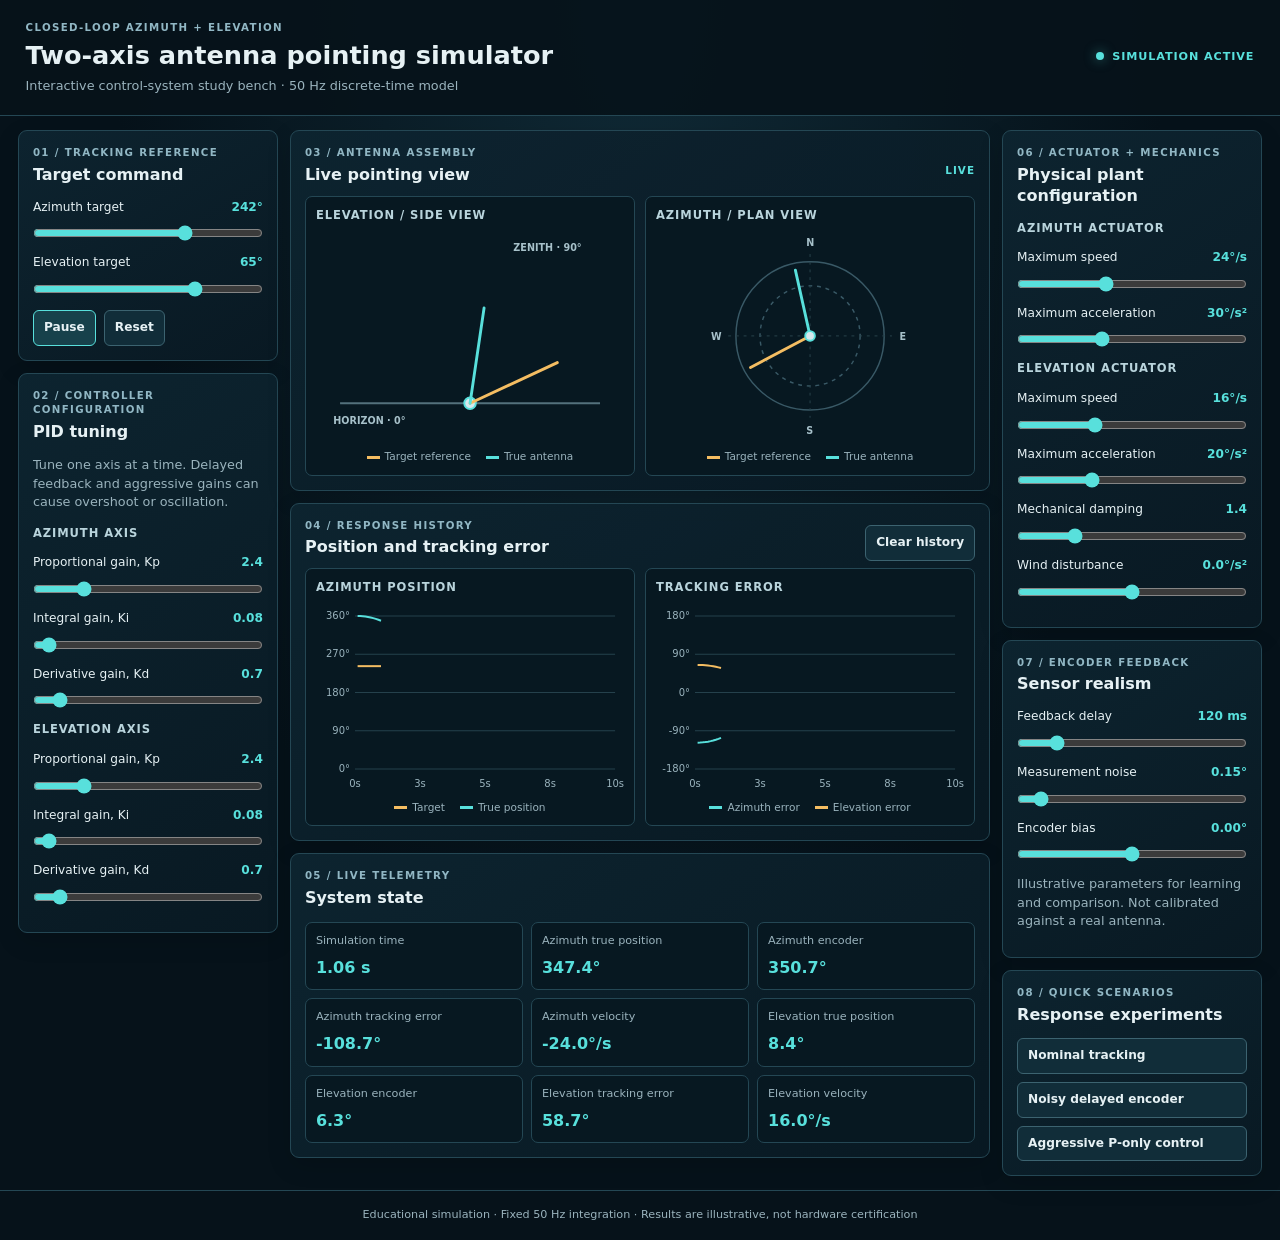
<file: docs/index.html>
<!doctype html>
<html lang="en">
<head>
  <meta charset="utf-8">
  <meta name="viewport" content="width=device-width, initial-scale=1">
  <meta name="theme-color" content="#06121a">
  <title>SATCOM Two-Axis Antenna Pointing Simulator</title>
  <link rel="stylesheet" href="styles.css">
  <script src="app.js" defer></script>
</head>
<body>
<header class="topbar">
  <div class="brand">
    <p class="eyebrow">CLOSED-LOOP AZIMUTH + ELEVATION</p>
    <h1>Two-axis antenna pointing simulator</h1>
    <p class="subtitle">Interactive control-system study bench · 50 Hz discrete-time model</p>
  </div>
  <div class="status"><span class="status-dot"></span><span id="status-text">STARTING</span></div>
</header>

<main class="dashboard">
  <aside class="left-column">
    <section class="panel">
      <p class="eyebrow">01 / TRACKING REFERENCE</p><h2>Target command</h2>
      <label class="control"><span>Azimuth target <output id="az-target-out">242°</output></span><input id="az-target" type="range" min="0" max="359" value="242"></label>
      <label class="control"><span>Elevation target <output id="el-target-out">65°</output></span><input id="el-target" type="range" min="0" max="90" value="65"></label>
      <div class="button-row"><button id="pause-btn" class="primary">Pause</button><button id="reset-btn">Reset</button></div>
    </section>

    <section class="panel">
      <p class="eyebrow">02 / CONTROLLER CONFIGURATION</p><h2>PID tuning</h2>
      <p class="muted">Tune one axis at a time. Delayed feedback and aggressive gains can cause overshoot or oscillation.</p>
      <h3>Azimuth axis</h3>
      <label class="control"><span>Proportional gain, Kp <output id="az-kp-out">2.4</output></span><input id="az-kp" type="range" min="0" max="12" step=".1" value="2.4"></label>
      <label class="control"><span>Integral gain, Ki <output id="az-ki-out">0.08</output></span><input id="az-ki" type="range" min="0" max="2" step=".01" value=".08"></label>
      <label class="control"><span>Derivative gain, Kd <output id="az-kd-out">0.7</output></span><input id="az-kd" type="range" min="0" max="8" step=".1" value=".7"></label>
      <h3>Elevation axis</h3>
      <label class="control"><span>Proportional gain, Kp <output id="el-kp-out">2.4</output></span><input id="el-kp" type="range" min="0" max="12" step=".1" value="2.4"></label>
      <label class="control"><span>Integral gain, Ki <output id="el-ki-out">0.08</output></span><input id="el-ki" type="range" min="0" max="2" step=".01" value=".08"></label>
      <label class="control"><span>Derivative gain, Kd <output id="el-kd-out">0.7</output></span><input id="el-kd" type="range" min="0" max="8" step=".1" value=".7"></label>
    </section>
  </aside>

  <section class="center-column">
    <section class="panel assembly">
      <div class="section-title"><div><p class="eyebrow">03 / ANTENNA ASSEMBLY</p><h2>Live pointing view</h2></div><span class="live-tag">LIVE</span></div>
      <div class="visual-grid">
        <article class="visual-card">
          <h3>Elevation / side view</h3>
          <svg viewBox="0 0 320 220" role="img" aria-label="Elevation side view">
            <line x1="25" y1="180" x2="295" y2="180" class="horizon"/>
            <circle cx="160" cy="180" r="6" class="pivot"/>
            <line id="el-target-arm" x1="160" y1="180" x2="160" y2="80" class="target-arm"/>
            <line id="el-actual-arm" x1="160" y1="180" x2="160" y2="80" class="actual-arm"/>
            <text x="18" y="202" class="svg-label">HORIZON · 0°</text><text x="205" y="22" class="svg-label">ZENITH · 90°</text>
          </svg>
          <div class="legend"><span><i class="key target"></i>Target reference</span><span><i class="key actual"></i>True antenna</span></div>
        </article>
        <article class="visual-card">
          <h3>Azimuth / plan view</h3>
          <svg viewBox="0 0 320 220" role="img" aria-label="Azimuth plan view">
            <circle cx="160" cy="110" r="77" class="ring"/><circle cx="160" cy="110" r="52" class="ring dashed"/>
            <line x1="160" y1="25" x2="160" y2="195" class="crosshair"/><line x1="75" y1="110" x2="245" y2="110" class="crosshair"/>
            <line id="az-target-arm" x1="160" y1="110" x2="160" y2="40" class="target-arm"/>
            <line id="az-actual-arm" x1="160" y1="110" x2="160" y2="40" class="actual-arm"/>
            <circle cx="160" cy="110" r="5" class="pivot"/>
            <text x="156" y="17" class="svg-label">N</text><text x="253" y="114" class="svg-label">E</text><text x="156" y="212" class="svg-label">S</text><text x="57" y="114" class="svg-label">W</text>
          </svg>
          <div class="legend"><span><i class="key target"></i>Target reference</span><span><i class="key actual"></i>True antenna</span></div>
        </article>
      </div>
    </section>

    <section class="panel">
      <div class="section-title"><div><p class="eyebrow">04 / RESPONSE HISTORY</p><h2>Position and tracking error</h2></div><button id="clear-btn">Clear history</button></div>
      <div class="chart-grid">
        <article class="chart-card"><h3>Azimuth position</h3><canvas id="position-chart" aria-label="Azimuth position chart"></canvas><div class="legend"><span><i class="key target"></i>Target</span><span><i class="key actual"></i>True position</span></div></article>
        <article class="chart-card"><h3>Tracking error</h3><canvas id="error-chart" aria-label="Tracking error chart"></canvas><div class="legend"><span><i class="key actual"></i>Azimuth error</span><span><i class="key target"></i>Elevation error</span></div></article>
      </div>
    </section>

    <section class="panel">
      <p class="eyebrow">05 / LIVE TELEMETRY</p><h2>System state</h2>
      <div class="telemetry-grid">
        <div class="metric"><span>Simulation time</span><strong id="sim-time">0.00 s</strong></div>
        <div class="metric"><span>Azimuth true position</span><strong id="az-pos">0.0°</strong></div>
        <div class="metric"><span>Azimuth encoder</span><strong id="az-measured">0.0°</strong></div>
        <div class="metric"><span>Azimuth tracking error</span><strong id="az-error">0.0°</strong></div>
        <div class="metric"><span>Azimuth velocity</span><strong id="az-velocity">0.0°/s</strong></div>
        <div class="metric"><span>Elevation true position</span><strong id="el-pos">0.0°</strong></div>
        <div class="metric"><span>Elevation encoder</span><strong id="el-measured">0.0°</strong></div>
        <div class="metric"><span>Elevation tracking error</span><strong id="el-error">0.0°</strong></div>
        <div class="metric"><span>Elevation velocity</span><strong id="el-velocity">0.0°/s</strong></div>
      </div>
    </section>
  </section>

  <aside class="right-column">
    <section class="panel">
      <p class="eyebrow">06 / ACTUATOR + MECHANICS</p><h2>Physical plant configuration</h2>
      <h3>Azimuth actuator</h3>
      <label class="control"><span>Maximum speed <output id="az-speed-out">24°/s</output></span><input id="az-speed" type="range" min="2" max="60" value="24"></label>
      <label class="control"><span>Maximum acceleration <output id="az-accel-out">30°/s²</output></span><input id="az-accel" type="range" min="2" max="80" value="30"></label>
      <h3>Elevation actuator</h3>
      <label class="control"><span>Maximum speed <output id="el-speed-out">16°/s</output></span><input id="el-speed" type="range" min="2" max="45" value="16"></label>
      <label class="control"><span>Maximum acceleration <output id="el-accel-out">20°/s²</output></span><input id="el-accel" type="range" min="2" max="60" value="20"></label>
      <label class="control"><span>Mechanical damping <output id="damping-out">1.4</output></span><input id="damping" type="range" min="0" max="6" step=".1" value="1.4"></label>
      <label class="control"><span>Wind disturbance <output id="wind-out">0.0°/s²</output></span><input id="wind" type="range" min="-5" max="5" step=".1" value="0"></label>
    </section>
    <section class="panel">
      <p class="eyebrow">07 / ENCODER FEEDBACK</p><h2>Sensor realism</h2>
      <label class="control"><span>Feedback delay <output id="delay-out">120 ms</output></span><input id="delay" type="range" min="0" max="800" step="20" value="120"></label>
      <label class="control"><span>Measurement noise <output id="noise-out">0.15°</output></span><input id="noise" type="range" min="0" max="2" step=".05" value=".15"></label>
      <label class="control"><span>Encoder bias <output id="bias-out">0.00°</output></span><input id="bias" type="range" min="-3" max="3" step=".1" value="0"></label>
      <p class="muted">Illustrative parameters for learning and comparison. Not calibrated against a real antenna.</p>
    </section>
    <section class="panel">
      <p class="eyebrow">08 / QUICK SCENARIOS</p><h2>Response experiments</h2>
      <div class="scenario-list"><button id="scenario-normal">Nominal tracking</button><button id="scenario-noisy">Noisy delayed encoder</button><button id="scenario-aggressive">Aggressive P-only control</button></div>
    </section>
  </aside>
</main>
<footer>Educational simulation · Fixed 50 Hz integration · Results are illustrative, not hardware certification</footer>
<noscript>This simulator requires JavaScript enabled.</noscript>
</body>
</html>
</file>
<file: docs/styles.css>
*{box-sizing:border-box}
:root{color-scheme:dark;--bg:#06121a;--panel:#0b202b;--panel2:#081a23;--line:#244754;--text:#e6f1f4;--muted:#9ab3bd;--cyan:#58e0dc;--gold:#f4bd62;--red:#ff7777}
html{min-width:320px;background:var(--bg)}body{margin:0;color:var(--text);font:14px/1.45 system-ui,-apple-system,"Segoe UI",sans-serif;background:radial-gradient(ellipse at 50% 0,#102a36 0,#06121a 58%);min-height:100vh}
.topbar{display:flex;align-items:center;justify-content:space-between;gap:24px;padding:20px clamp(16px,2vw,30px);border-bottom:1px solid var(--line);background:#06121ae8}
h1{font-size:clamp(1.4rem,2vw,2rem);line-height:1.2;margin:3px 0 6px}h2{font-size:1rem;line-height:1.3;margin:2px 0 13px}h3{font-size:.72rem;text-transform:uppercase;letter-spacing:.08em;color:#b9d4dc;margin:13px 0 8px}.subtitle,.muted{color:var(--muted);font-size:.8rem}.subtitle{margin:0}.muted{margin:7px 0 12px}.eyebrow{font-size:.64rem;font-weight:800;letter-spacing:.13em;color:#91b7c4;margin:0 0 5px}
.status{white-space:nowrap;font-size:.7rem;font-weight:800;letter-spacing:.08em;color:var(--cyan)}.status-dot{display:inline-block;width:8px;height:8px;border-radius:50%;background:var(--cyan);margin-right:8px;box-shadow:0 0 12px #58e0dc80}.status.paused{color:var(--gold)}.status.paused .status-dot{background:var(--gold);box-shadow:none}
.dashboard{display:grid;grid-template-columns:minmax(220px,260px) minmax(400px,1fr) minmax(220px,260px);gap:12px;padding:14px clamp(10px,1.4vw,22px);align-items:start}.left-column,.center-column,.right-column{display:grid;gap:12px;min-width:0}
.panel{min-width:0;padding:14px;border:1px solid var(--line);border-radius:9px;background:linear-gradient(145deg,#0d2430f5,#091923f5);box-shadow:0 8px 25px #0002}
.control{display:block;margin:13px 0}.control>span{display:flex;justify-content:space-between;align-items:baseline;gap:8px;font-size:.76rem}.control output{color:var(--cyan);font-weight:750;white-space:nowrap;font-variant-numeric:tabular-nums}input[type=range]{display:block;width:100%;margin:9px 0 0;accent-color:var(--cyan);cursor:pointer}
button{font:inherit;font-size:.76rem;font-weight:700;color:var(--text);background:#112d39;border:1px solid #3c6370;border-radius:6px;padding:8px 10px;cursor:pointer}button:hover{border-color:var(--cyan)}button:focus-visible,input:focus-visible{outline:2px solid var(--gold);outline-offset:2px}.primary{background:#17414b;border-color:var(--cyan)}.button-row{display:flex;gap:8px;margin-top:12px}.section-title{display:flex;align-items:center;justify-content:space-between;gap:10px}.section-title h2{margin-bottom:10px}.live-tag{color:var(--cyan);font-size:.65rem;font-weight:800;letter-spacing:.1em}
.visual-grid,.chart-grid{display:grid;grid-template-columns:repeat(2,minmax(0,1fr));gap:10px}.visual-card,.chart-card{min-width:0;background:#071821;border:1px solid var(--line);border-radius:7px;padding:10px}.visual-card h3,.chart-card h3{margin:0 0 7px}.visual-card svg{width:100%;height:auto;max-height:220px;display:block}.horizon{stroke:#53717c;stroke-width:2}.pivot{fill:#d6e8ed;stroke:var(--cyan);stroke-width:2}.target-arm{stroke:var(--gold);stroke-width:3;stroke-linecap:round}.actual-arm{stroke:var(--cyan);stroke-width:3;stroke-linecap:round}.ring{fill:none;stroke:#395966;stroke-width:1.5}.dashed{stroke-dasharray:4 5}.crosshair{stroke:#29434d;stroke-dasharray:3 5}.svg-label{fill:#a7c1ca;font-family:system-ui,sans-serif;font-size:10px;font-weight:600}.legend{display:flex;flex-wrap:wrap;justify-content:center;gap:8px 15px;margin-top:7px;color:var(--muted);font-size:.66rem}.key{display:inline-block;width:13px;height:3px;vertical-align:middle;margin-right:5px}.key.target{background:var(--gold)}.key.actual{background:var(--cyan)}
canvas{display:block;width:100%;height:190px}.telemetry-grid{display:grid;grid-template-columns:repeat(3,minmax(0,1fr));gap:8px}.metric{display:flex;flex-direction:column;gap:7px;min-width:0;border:1px solid var(--line);border-radius:7px;padding:10px;background:#071821}.metric span{font-size:.7rem;color:var(--muted)}.metric strong{font-size:1rem;color:var(--cyan);font-variant-numeric:tabular-nums;overflow-wrap:anywhere}.scenario-list{display:grid;gap:8px}.scenario-list button{text-align:left}footer{padding:16px;text-align:center;color:var(--muted);font-size:.7rem;border-top:1px solid var(--line)}
@media(max-width:1150px){.dashboard{grid-template-columns:minmax(205px,250px) minmax(0,1fr)}.center-column{grid-column:2;grid-row:1/span 2}.right-column{grid-column:1}.telemetry-grid{grid-template-columns:repeat(2,minmax(0,1fr))}}
@media(max-width:760px){.topbar{align-items:flex-start;flex-direction:column;gap:10px}.dashboard{grid-template-columns:minmax(0,1fr);padding:10px}.center-column,.right-column{grid-column:auto;grid-row:auto}.visual-grid,.chart-grid{grid-template-columns:minmax(0,1fr)}.telemetry-grid{grid-template-columns:repeat(2,minmax(0,1fr))}.panel{padding:12px}canvas{height:210px}}
</file>
